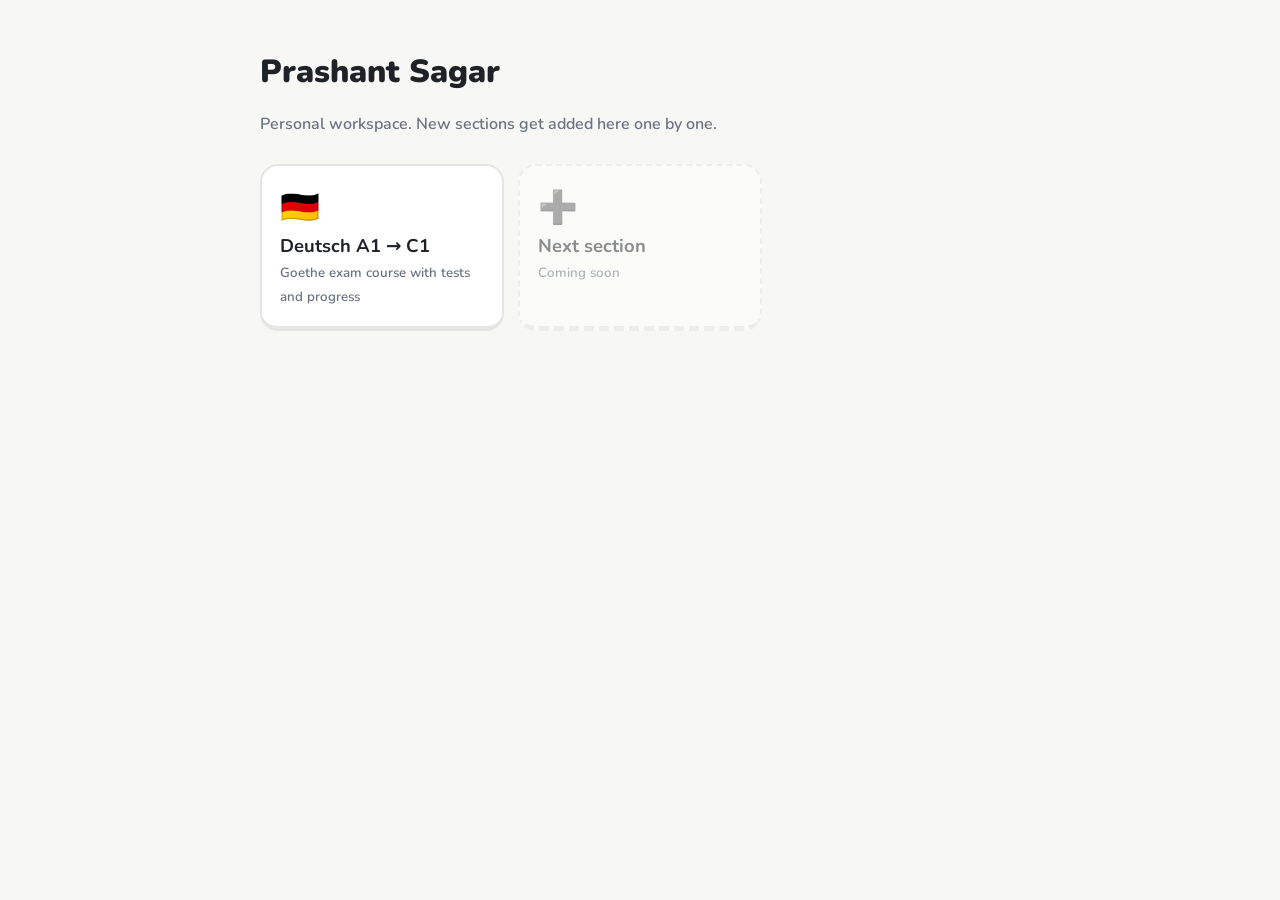
<file: index.html>
<!doctype html>
<html lang="en">
<head>
<meta charset="utf-8">
<meta name="viewport" content="width=device-width, initial-scale=1">
<title>Prashant Sagar</title>
<link href="https://fonts.googleapis.com/css2?family=Nunito:wght@600;800;900&display=swap" rel="stylesheet">
<style>
:root { --bg: #f7f7f5; --card: #fff; --ink: #1f2328; --muted: #6b7280; --line: #e5e5e5; --accent: #58cc02; }
@media (prefers-color-scheme: dark) { :root { --bg: #131f24; --card: #1b2b33; --ink: #e8eef1; --muted: #93a4ad; --line: #2e424c; } }
body { margin: 0; background: var(--bg); color: var(--ink); font: 600 16px/1.5 Nunito, system-ui, sans-serif; }
main { max-width: 760px; margin: 0 auto; padding: 48px 16px; }
h1 { font-size: 2rem; font-weight: 900; margin: 0; } p { color: var(--muted); }
.grid { display: grid; grid-template-columns: repeat(auto-fill, minmax(220px, 1fr)); gap: 14px; margin-top: 28px; }
.tile { display: block; background: var(--card); border: 2px solid var(--line); border-bottom-width: 5px; border-radius: 18px; padding: 18px; color: var(--ink); text-decoration: none; }
.tile b { display: block; font-size: 1.15rem; } .tile span { font-size: 2rem; } .tile small { color: var(--muted); }
.tile.soon { opacity: .5; border-style: dashed; }
</style>
</head>
<body>
<main>
  <h1>Prashant Sagar</h1>
  <p>Personal workspace. New sections get added here one by one.</p>
  <div class="grid">
    <a class="tile" href="german/"><span>🇩🇪</span><b>Deutsch A1 → C1</b><small>Goethe exam course with tests and progress</small></a>
    <div class="tile soon"><span>➕</span><b>Next section</b><small>Coming soon</small></div>
  </div>
</main>
</body>
</html>
</file>
